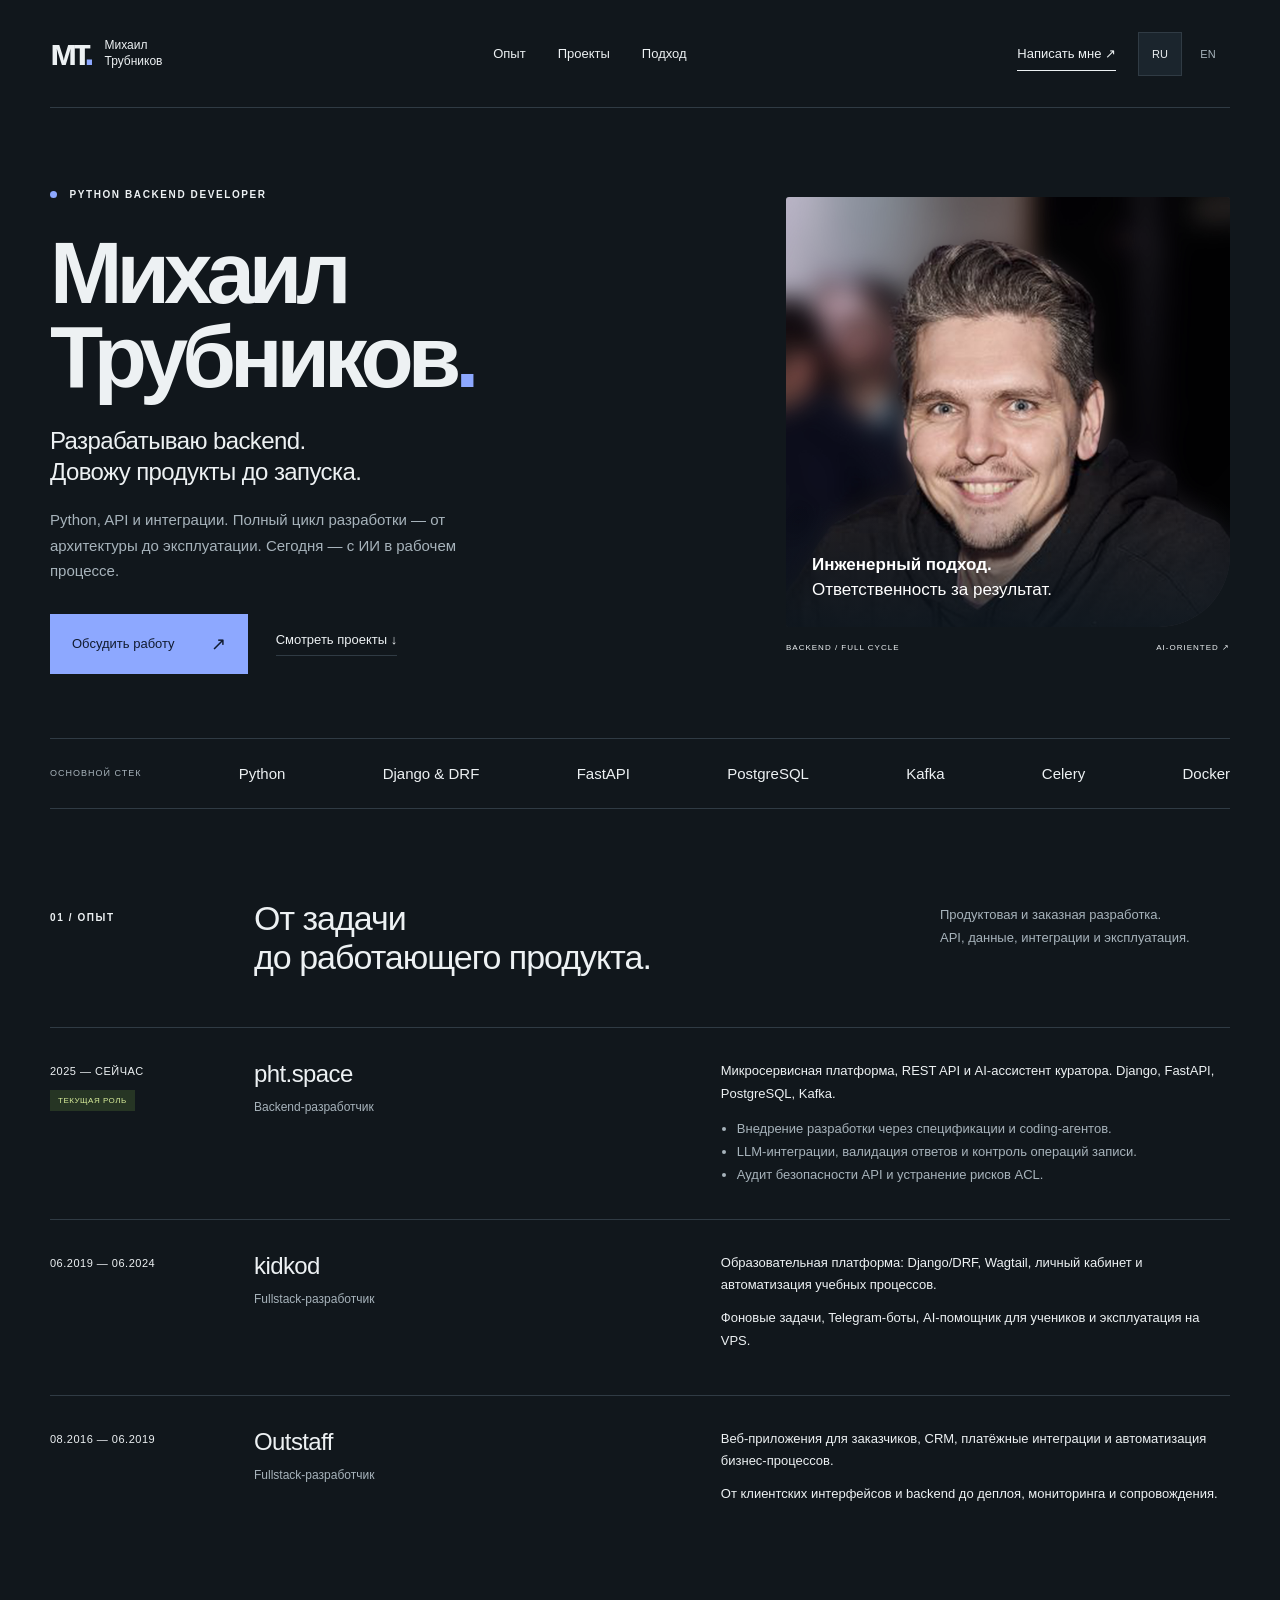
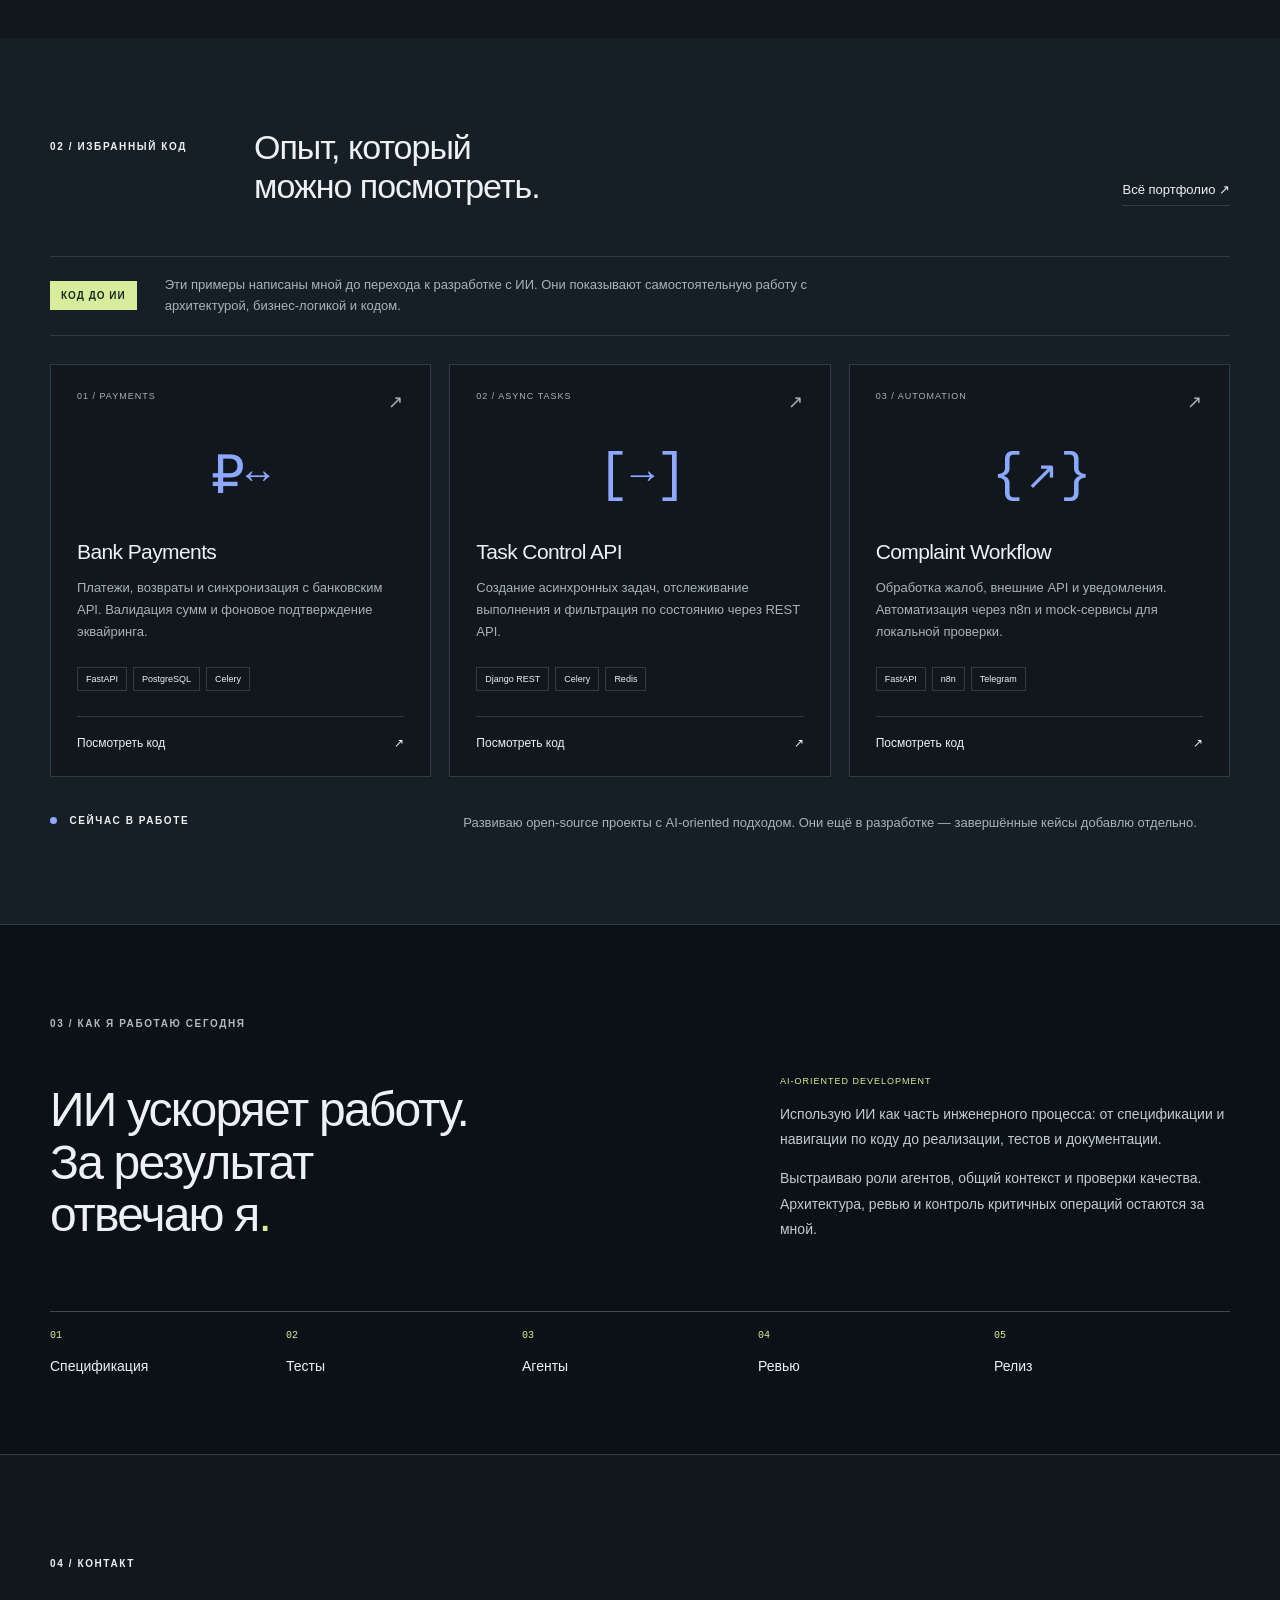
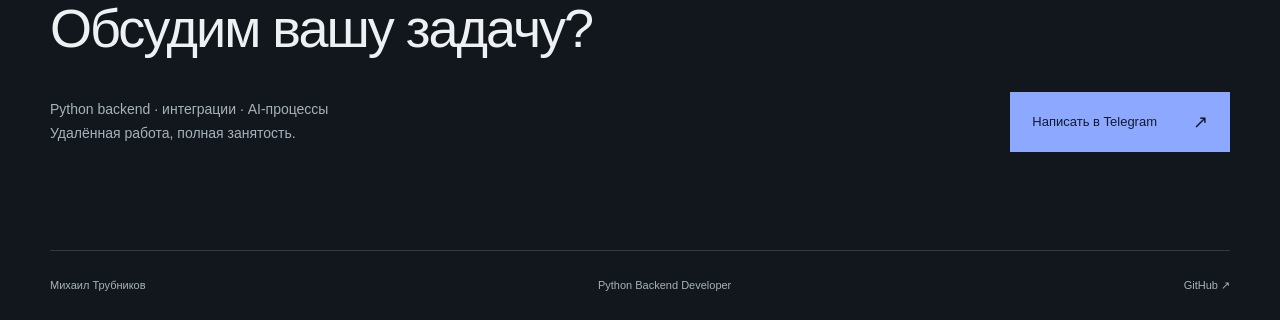
<file: index.html>
<!doctype html>
<html lang="ru">
<head>
<meta charset="utf-8">
<meta name="viewport" content="width=device-width,initial-scale=1">
<meta name="color-scheme" content="dark">
<title>Михаил Трубников — Python Backend Developer</title>
<link rel="stylesheet" href="style.css?v=2">
<meta name="description" content="Михаил Трубников — Python backend-разработчик. Django, FastAPI, PostgreSQL, Docker. Опыт, примеры кода и AI-oriented подход к разработке.">
<meta name="theme-color" content="#11171c">
<link rel="canonical" href="https://raferalston.github.io/cv/ru/">
<meta property="og:type" content="website">
<meta property="og:locale" content="ru_RU">
<meta property="og:locale:alternate" content="en_US">
<meta property="og:title" content="Михаил Трубников — Python Backend Developer">
<meta property="og:description" content="Backend, API и интеграции. Полный цикл разработки — от архитектуры до эксплуатации.">
<meta property="og:url" content="https://raferalston.github.io/cv/ru/">
<meta property="og:image" content="https://raferalston.github.io/cv/personal_photo.jpg">
<link rel="alternate" hreflang="ru" href="https://raferalston.github.io/cv/ru/">
<link rel="alternate" hreflang="en" href="https://raferalston.github.io/cv/en/">
<link rel="alternate" hreflang="x-default" href="https://raferalston.github.io/cv/">
<link rel="icon" href="favicon.svg" type="image/svg+xml">
</head>
<body>
<header class="wrap">
<a class="brand" href="#">
<b>мт<span>.</span>
</b>
<span>Михаил<br>Трубников</span>
</a>
<nav aria-label="Основная навигация">
<a href="#experience">Опыт</a>
<a href="#projects">Проекты</a>
<a href="#approach">Подход</a>
</nav>
<div class="header-actions">
<a class="header-contact" href="https://t.me/phukettabletop">Написать мне ↗</a>
<nav class="language-switch" aria-label="Выбор языка">
<a href="ru/" hreflang="ru" lang="ru" aria-current="page">RU</a>
<a href="en/" hreflang="en" lang="en">EN</a>
</nav>
</div>
</header>
<main>
<section class="hero wrap" aria-labelledby="name">
<div class="hero-copy">
<p class="eyebrow">
<span class="dot">
</span> PYTHON BACKEND DEVELOPER</p>
<h1 id="name">Михаил<br>Трубников<span>.</span>
</h1>
<h2>Разрабатываю backend.<br>Довожу продукты до запуска.</h2>
<p class="intro">Python, API и интеграции. Полный цикл разработки — от архитектуры до эксплуатации. Сегодня — с ИИ в рабочем процессе.</p>
<div class="actions">
<a class="button" href="https://t.me/phukettabletop">Обсудить работу <span>↗</span>
</a>
<a class="text-link" href="#projects">Смотреть проекты <span>↓</span>
</a>
</div>
</div>
<aside class="portrait">
<div class="photo-frame">
<img src="personal_photo.jpg" width="1520" height="1520" alt="Михаил Трубников">
<div class="photo-label">
<span>Инженерный подход.</span>
<br>Ответственность за результат.</div>
</div>
<div class="portrait-caption">
<span>BACKEND / FULL CYCLE</span>
<span>AI-ORIENTED ↗</span>
</div>
</aside>
</section>
<div class="stack wrap" aria-label="Основные технологии">
<span>ОСНОВНОЙ СТЕК</span>
<b>Python</b>
<b>Django & DRF</b>
<b>FastAPI</b>
<b>PostgreSQL</b>
<b>Kafka</b>
<b>Celery</b>
<b>Docker</b>
</div>
<section class="section wrap" id="experience">
<div class="section-heading">
<p class="eyebrow">01 / ОПЫТ</p>
<h2>От задачи<br>до работающего продукта.</h2>
<p>Продуктовая и заказная разработка.<br>API, данные, интеграции и эксплуатация.</p>
</div>
<div class="experience">
<article>
<div class="date">2025 — СЕЙЧАС<span class="current">ТЕКУЩАЯ РОЛЬ</span>
</div>
<div>
<h3>pht.space</h3>
<p class="role">Backend-разработчик</p>
</div>
<div>
<p>Микросервисная платформа, REST API и AI-ассистент куратора. Django, FastAPI, PostgreSQL, Kafka.</p>
<ul>
<li>Внедрение разработки через спецификации и coding-агентов.</li>
<li>LLM-интеграции, валидация ответов и контроль операций записи.</li>
<li>Аудит безопасности API и устранение рисков ACL.</li>
</ul>
</div>
</article>
<article>
<div class="date">06.2019 — 06.2024</div>
<div>
<h3>kidkod</h3>
<p class="role">Fullstack-разработчик</p>
</div>
<div>
<p>Образовательная платформа: Django/DRF, Wagtail, личный кабинет и автоматизация учебных процессов.</p>
<p>Фоновые задачи, Telegram-боты, AI-помощник для учеников и эксплуатация на VPS.</p>
</div>
</article>
<article>
<div class="date">08.2016 — 06.2019</div>
<div>
<h3>Outstaff</h3>
<p class="role">Fullstack-разработчик</p>
</div>
<div>
<p>Веб-приложения для заказчиков, CRM, платёжные интеграции и автоматизация бизнес-процессов.</p>
<p>От клиентских интерфейсов и backend до деплоя, мониторинга и сопровождения.</p>
</div>
</article>
</div>
</section>
<section class="projects-section" id="projects">
<div class="wrap section">
<div class="section-heading">
<p class="eyebrow">02 / ИЗБРАННЫЙ КОД</p>
<h2>Опыт, который<br>можно посмотреть.</h2>
<a class="text-link" href="https://github.com/raferalston/portfolio">Всё портфолио ↗</a>
</div>
<div class="archive-note">
<span>КОД ДО ИИ</span>
<p>Эти примеры написаны мной до перехода к разработке с ИИ. Они показывают самостоятельную работу с архитектурой, бизнес-логикой и кодом.</p>
</div>
<div class="project-grid">
<article class="project">
<div class="project-top">
<span>01 / PAYMENTS</span>
<span>↗</span>
</div>
<div class="project-symbol" aria-hidden="true">₽<span>↔</span>
</div>
<h3>
<a href="https://github.com/raferalston/bank-payments">Bank Payments</a>
</h3>
<p>Платежи, возвраты и синхронизация с банковским API. Валидация сумм и фоновое подтверждение эквайринга.</p>
<div class="tags">
<span>FastAPI</span>
<span>PostgreSQL</span>
<span>Celery</span>
</div>
<a class="project-link" href="https://github.com/raferalston/bank-payments">Посмотреть код <span>↗</span>
</a>
</article>
<article class="project">
<div class="project-top">
<span>02 / ASYNC TASKS</span>
<span>↗</span>
</div>
<div class="project-symbol" aria-hidden="true">[<span>→</span>]</div>
<h3>
<a href="https://github.com/raferalston/tasks-app">Task Control API</a>
</h3>
<p>Создание асинхронных задач, отслеживание выполнения и фильтрация по состоянию через REST API.</p>
<div class="tags">
<span>Django REST</span>
<span>Celery</span>
<span>Redis</span>
</div>
<a class="project-link" href="https://github.com/raferalston/tasks-app">Посмотреть код <span>↗</span>
</a>
</article>
<article class="project">
<div class="project-top">
<span>03 / AUTOMATION</span>
<span>↗</span>
</div>
<div class="project-symbol" aria-hidden="true">{<span>↗</span>}</div>
<h3>
<a href="https://github.com/raferalston/complaint_service">Complaint Workflow</a>
</h3>
<p>Обработка жалоб, внешние API и уведомления. Автоматизация через n8n и mock-сервисы для локальной проверки.</p>
<div class="tags">
<span>FastAPI</span>
<span>n8n</span>
<span>Telegram</span>
</div>
<a class="project-link" href="https://github.com/raferalston/complaint_service">Посмотреть код <span>↗</span>
</a>
</article>
</div>
<div class="in-progress">
<span class="eyebrow">
<span class="dot">
</span> СЕЙЧАС В РАБОТЕ</span>
<p>Развиваю open-source проекты с AI-oriented подходом. Они ещё в разработке — завершённые кейсы добавлю отдельно.</p>
</div>
</div>
</section>
<section class="approach" id="approach">
<div class="wrap section">
<p class="eyebrow">03 / КАК Я РАБОТАЮ СЕГОДНЯ</p>
<div class="approach-heading">
<h2>ИИ ускоряет работу.<br>За результат<br>отвечаю я<span>.</span>
</h2>
<div>
<span class="approach-badge">AI-ORIENTED DEVELOPMENT</span>
<p>Использую ИИ как часть инженерного процесса: от спецификации и навигации по коду до реализации, тестов и документации.</p>
<p>Выстраиваю роли агентов, общий контекст и проверки качества. Архитектура, ревью и контроль критичных операций остаются за мной.</p>
</div>
</div>
<ol class="workflow">
<li>
<span>01</span>Спецификация</li>
<li>
<span>02</span>Тесты</li>
<li>
<span>03</span>Агенты</li>
<li>
<span>04</span>Ревью</li>
<li>
<span>05</span>Релиз</li>
</ol>
</div>
</section>
<section class="contact wrap section">
<p class="eyebrow">04 / КОНТАКТ</p>
<h2>Обсудим вашу задачу?</h2>
<div>
<p>Python backend · интеграции · AI-процессы<br>Удалённая работа, полная занятость.</p>
<a class="button" href="https://t.me/phukettabletop">Написать в Telegram <span>↗</span>
</a>
</div>
</section>
</main>
<footer class="wrap">
<span>Михаил Трубников</span>
<span>Python Backend Developer</span>
<a href="https://github.com/raferalston">GitHub ↗</a>
</footer>
</body>
</html>
</file>
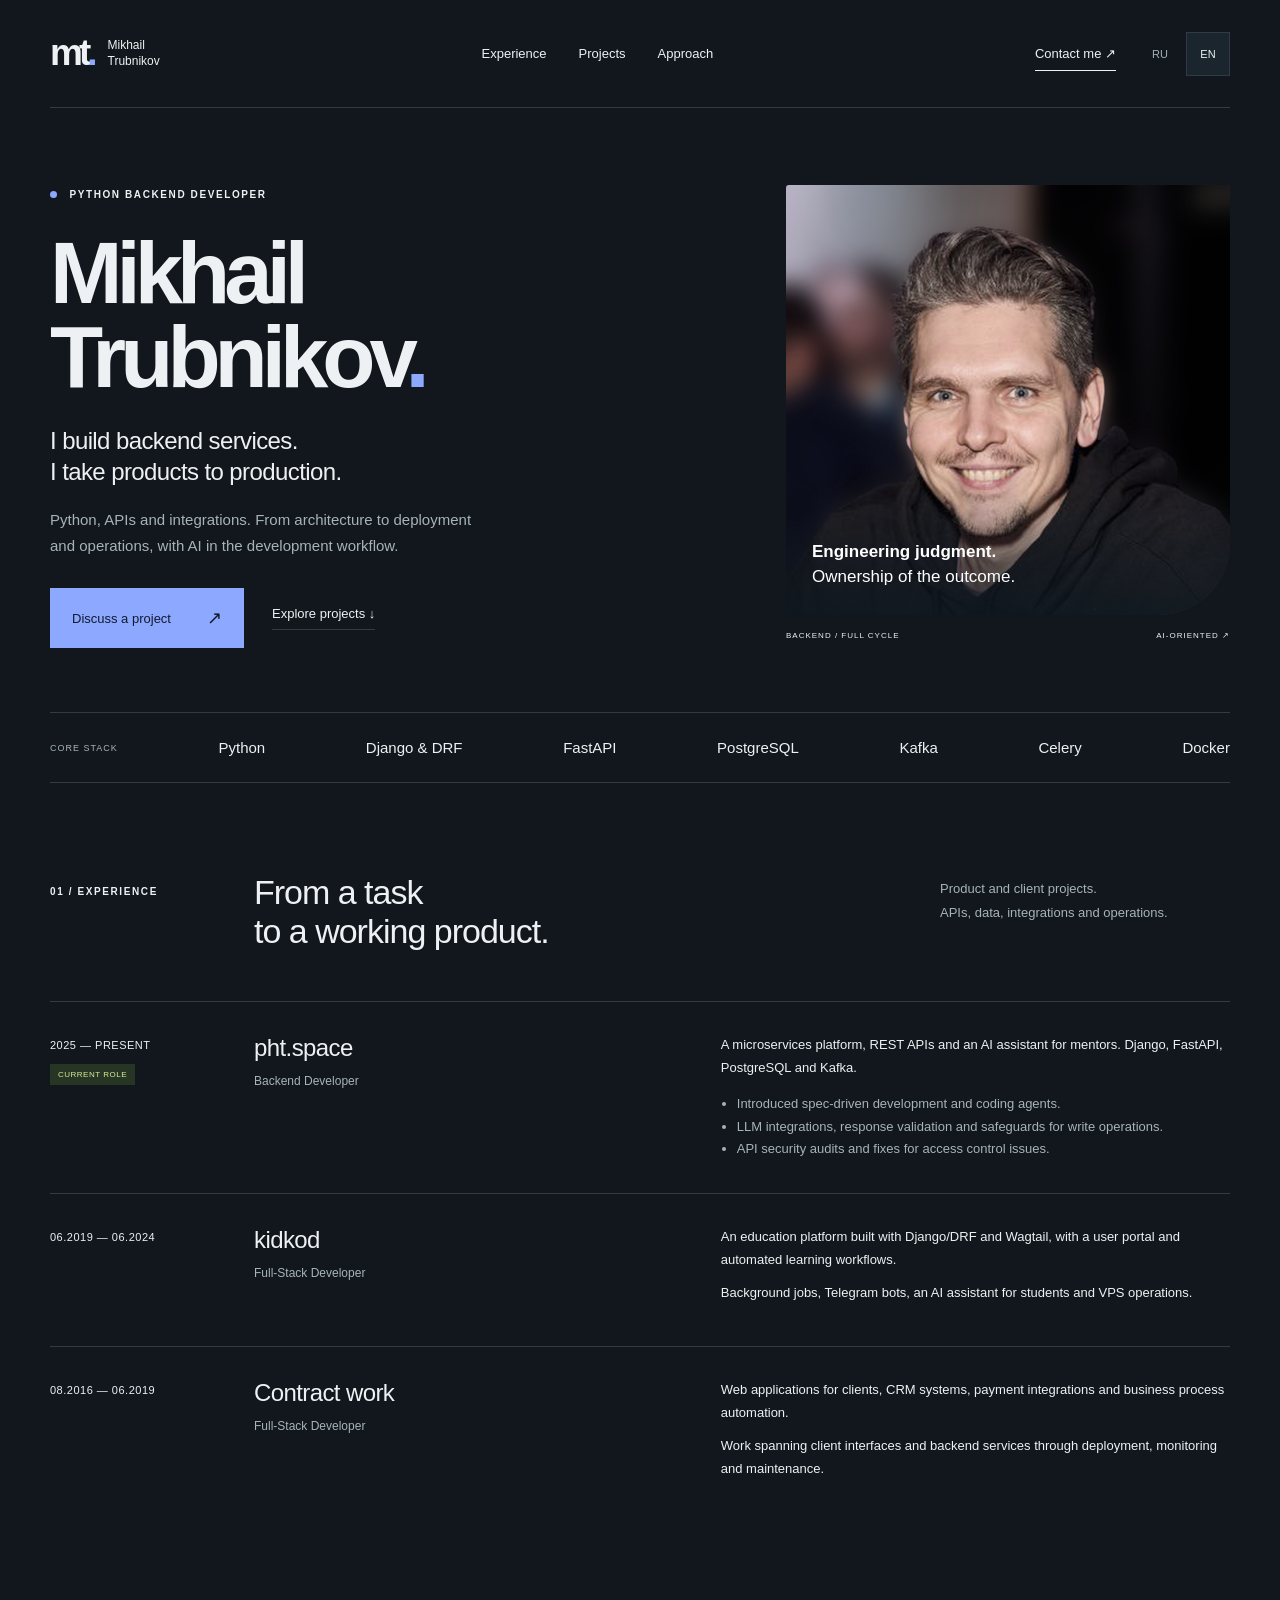
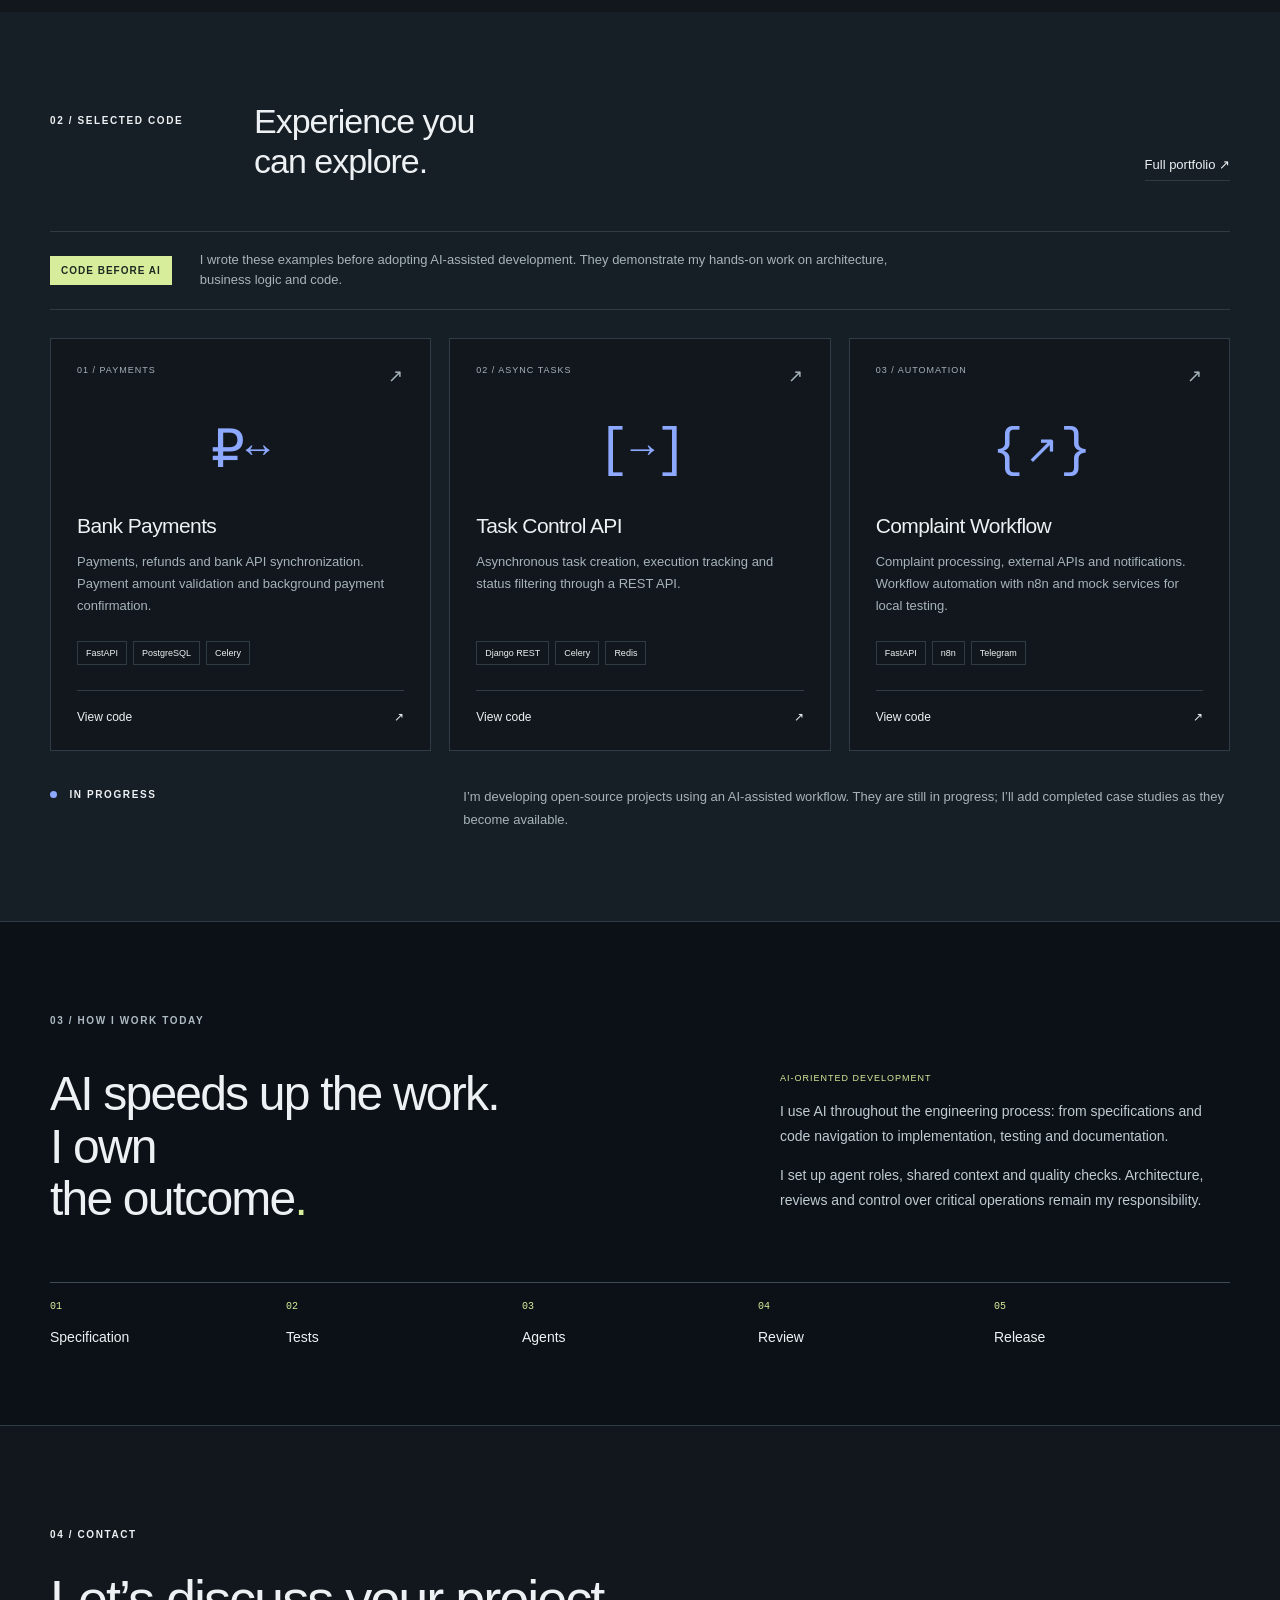
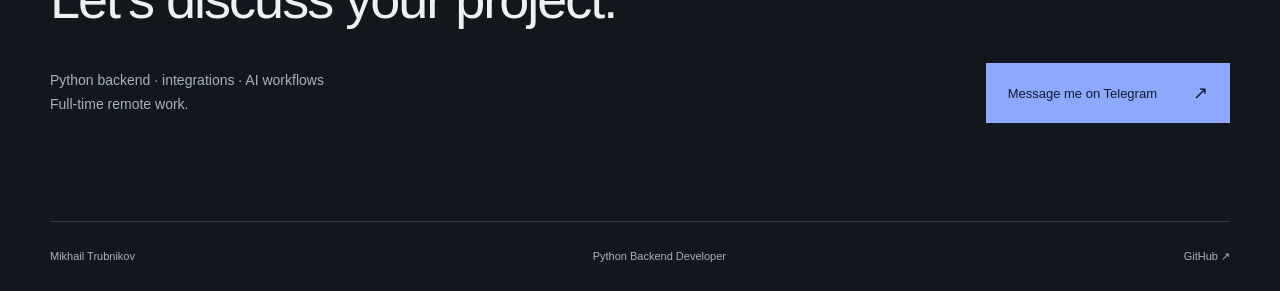
<file: en/index.html>
<!doctype html>
<html lang="en">
<head>
<meta charset="utf-8">
<meta name="viewport" content="width=device-width,initial-scale=1">
<meta name="color-scheme" content="dark">
<title>Mikhail Trubnikov — Python Backend Developer</title>
<link rel="stylesheet" href="../style.css?v=2">
<meta name="description" content="Mikhail Trubnikov — Python backend developer. Django, FastAPI, PostgreSQL and Docker. Experience, code samples and an AI-assisted development workflow.">
<meta name="theme-color" content="#11171c">
<link rel="canonical" href="https://raferalston.github.io/cv/en/">
<meta property="og:type" content="website">
<meta property="og:locale" content="en_US">
<meta property="og:locale:alternate" content="ru_RU">
<meta property="og:title" content="Mikhail Trubnikov — Python Backend Developer">
<meta property="og:description" content="Backend services, APIs and integrations. End-to-end development from architecture to operations.">
<meta property="og:url" content="https://raferalston.github.io/cv/en/">
<meta property="og:image" content="https://raferalston.github.io/cv/personal_photo.jpg">
<link rel="alternate" hreflang="ru" href="https://raferalston.github.io/cv/ru/">
<link rel="alternate" hreflang="en" href="https://raferalston.github.io/cv/en/">
<link rel="alternate" hreflang="x-default" href="https://raferalston.github.io/cv/">
<link rel="icon" href="../favicon.svg" type="image/svg+xml">
</head>
<body>
<header class="wrap">
<a class="brand" href="#">
<b>mt<span>.</span>
</b>
<span>Mikhail<br>Trubnikov</span>
</a>
<nav aria-label="Primary navigation">
<a href="#experience">Experience</a>
<a href="#projects">Projects</a>
<a href="#approach">Approach</a>
</nav>
<div class="header-actions">
<a class="header-contact" href="https://t.me/phukettabletop">Contact me ↗</a>
<nav class="language-switch" aria-label="Language selection">
<a href="../ru/" hreflang="ru" lang="ru">RU</a>
<a href="../en/" hreflang="en" lang="en" aria-current="page">EN</a>
</nav>
</div>
</header>
<main>
<section class="hero wrap" aria-labelledby="name">
<div class="hero-copy">
<p class="eyebrow">
<span class="dot">
</span> PYTHON BACKEND DEVELOPER</p>
<h1 id="name">Mikhail<br>Trubnikov<span>.</span>
</h1>
<h2>I build backend services.<br>I take products to production.</h2>
<p class="intro">Python, APIs and integrations. From architecture to deployment and operations, with AI in the development workflow.</p>
<div class="actions">
<a class="button" href="https://t.me/phukettabletop">Discuss a project <span>↗</span>
</a>
<a class="text-link" href="#projects">Explore projects <span>↓</span>
</a>
</div>
</div>
<aside class="portrait">
<div class="photo-frame">
<img src="../personal_photo.jpg" width="1520" height="1520" alt="Mikhail Trubnikov">
<div class="photo-label">
<span>Engineering judgment.</span>
<br>Ownership of the outcome.</div>
</div>
<div class="portrait-caption">
<span>BACKEND / FULL CYCLE</span>
<span>AI-ORIENTED ↗</span>
</div>
</aside>
</section>
<div class="stack wrap" aria-label="Core technologies">
<span>CORE STACK</span>
<b>Python</b>
<b>Django & DRF</b>
<b>FastAPI</b>
<b>PostgreSQL</b>
<b>Kafka</b>
<b>Celery</b>
<b>Docker</b>
</div>
<section class="section wrap" id="experience">
<div class="section-heading">
<p class="eyebrow">01 / EXPERIENCE</p>
<h2>From a task<br>to a working product.</h2>
<p>Product and client projects.<br>APIs, data, integrations and operations.</p>
</div>
<div class="experience">
<article>
<div class="date">2025 — PRESENT<span class="current">CURRENT ROLE</span>
</div>
<div>
<h3>pht.space</h3>
<p class="role">Backend Developer</p>
</div>
<div>
<p>A microservices platform, REST APIs and an AI assistant for mentors. Django, FastAPI, PostgreSQL and Kafka.</p>
<ul>
<li>Introduced spec-driven development and coding agents.</li>
<li>LLM integrations, response validation and safeguards for write operations.</li>
<li>API security audits and fixes for access control issues.</li>
</ul>
</div>
</article>
<article>
<div class="date">06.2019 — 06.2024</div>
<div>
<h3>kidkod</h3>
<p class="role">Full-Stack Developer</p>
</div>
<div>
<p>An education platform built with Django/DRF and Wagtail, with a user portal and automated learning workflows.</p>
<p>Background jobs, Telegram bots, an AI assistant for students and VPS operations.</p>
</div>
</article>
<article>
<div class="date">08.2016 — 06.2019</div>
<div>
<h3>Contract work</h3>
<p class="role">Full-Stack Developer</p>
</div>
<div>
<p>Web applications for clients, CRM systems, payment integrations and business process automation.</p>
<p>Work spanning client interfaces and backend services through deployment, monitoring and maintenance.</p>
</div>
</article>
</div>
</section>
<section class="projects-section" id="projects">
<div class="wrap section">
<div class="section-heading">
<p class="eyebrow">02 / SELECTED CODE</p>
<h2>Experience you<br>can explore.</h2>
<a class="text-link" href="https://github.com/raferalston/portfolio">Full portfolio ↗</a>
</div>
<div class="archive-note">
<span>CODE BEFORE AI</span>
<p>I wrote these examples before adopting AI-assisted development. They demonstrate my hands-on work on architecture, business logic and code.</p>
</div>
<div class="project-grid">
<article class="project">
<div class="project-top">
<span>01 / PAYMENTS</span>
<span>↗</span>
</div>
<div class="project-symbol" aria-hidden="true">₽<span>↔</span>
</div>
<h3>
<a href="https://github.com/raferalston/bank-payments">Bank Payments</a>
</h3>
<p>Payments, refunds and bank API synchronization. Payment amount validation and background payment confirmation.</p>
<div class="tags">
<span>FastAPI</span>
<span>PostgreSQL</span>
<span>Celery</span>
</div>
<a class="project-link" href="https://github.com/raferalston/bank-payments">View code <span>↗</span>
</a>
</article>
<article class="project">
<div class="project-top">
<span>02 / ASYNC TASKS</span>
<span>↗</span>
</div>
<div class="project-symbol" aria-hidden="true">[<span>→</span>]</div>
<h3>
<a href="https://github.com/raferalston/tasks-app">Task Control API</a>
</h3>
<p>Asynchronous task creation, execution tracking and status filtering through a REST API.</p>
<div class="tags">
<span>Django REST</span>
<span>Celery</span>
<span>Redis</span>
</div>
<a class="project-link" href="https://github.com/raferalston/tasks-app">View code <span>↗</span>
</a>
</article>
<article class="project">
<div class="project-top">
<span>03 / AUTOMATION</span>
<span>↗</span>
</div>
<div class="project-symbol" aria-hidden="true">{<span>↗</span>}</div>
<h3>
<a href="https://github.com/raferalston/complaint_service">Complaint Workflow</a>
</h3>
<p>Complaint processing, external APIs and notifications. Workflow automation with n8n and mock services for local testing.</p>
<div class="tags">
<span>FastAPI</span>
<span>n8n</span>
<span>Telegram</span>
</div>
<a class="project-link" href="https://github.com/raferalston/complaint_service">View code <span>↗</span>
</a>
</article>
</div>
<div class="in-progress">
<span class="eyebrow">
<span class="dot">
</span> IN PROGRESS</span>
<p>I’m developing open-source projects using an AI-assisted workflow. They are still in progress; I’ll add completed case studies as they become available.</p>
</div>
</div>
</section>
<section class="approach" id="approach">
<div class="wrap section">
<p class="eyebrow">03 / HOW I WORK TODAY</p>
<div class="approach-heading">
<h2>AI speeds up the work.<br>I own<br>the outcome<span>.</span>
</h2>
<div>
<span class="approach-badge">AI-ORIENTED DEVELOPMENT</span>
<p>I use AI throughout the engineering process: from specifications and code navigation to implementation, testing and documentation.</p>
<p>I set up agent roles, shared context and quality checks. Architecture, reviews and control over critical operations remain my responsibility.</p>
</div>
</div>
<ol class="workflow">
<li>
<span>01</span>Specification</li>
<li>
<span>02</span>Tests</li>
<li>
<span>03</span>Agents</li>
<li>
<span>04</span>Review</li>
<li>
<span>05</span>Release</li>
</ol>
</div>
</section>
<section class="contact wrap section">
<p class="eyebrow">04 / CONTACT</p>
<h2>Let’s discuss your project.</h2>
<div>
<p>Python backend · integrations · AI workflows<br>Full-time remote work.</p>
<a class="button" href="https://t.me/phukettabletop">Message me on Telegram <span>↗</span>
</a>
</div>
</section>
</main>
<footer class="wrap">
<span>Mikhail Trubnikov</span>
<span>Python Backend Developer</span>
<a href="https://github.com/raferalston">GitHub ↗</a>
</footer>
</body>
</html>
</file>
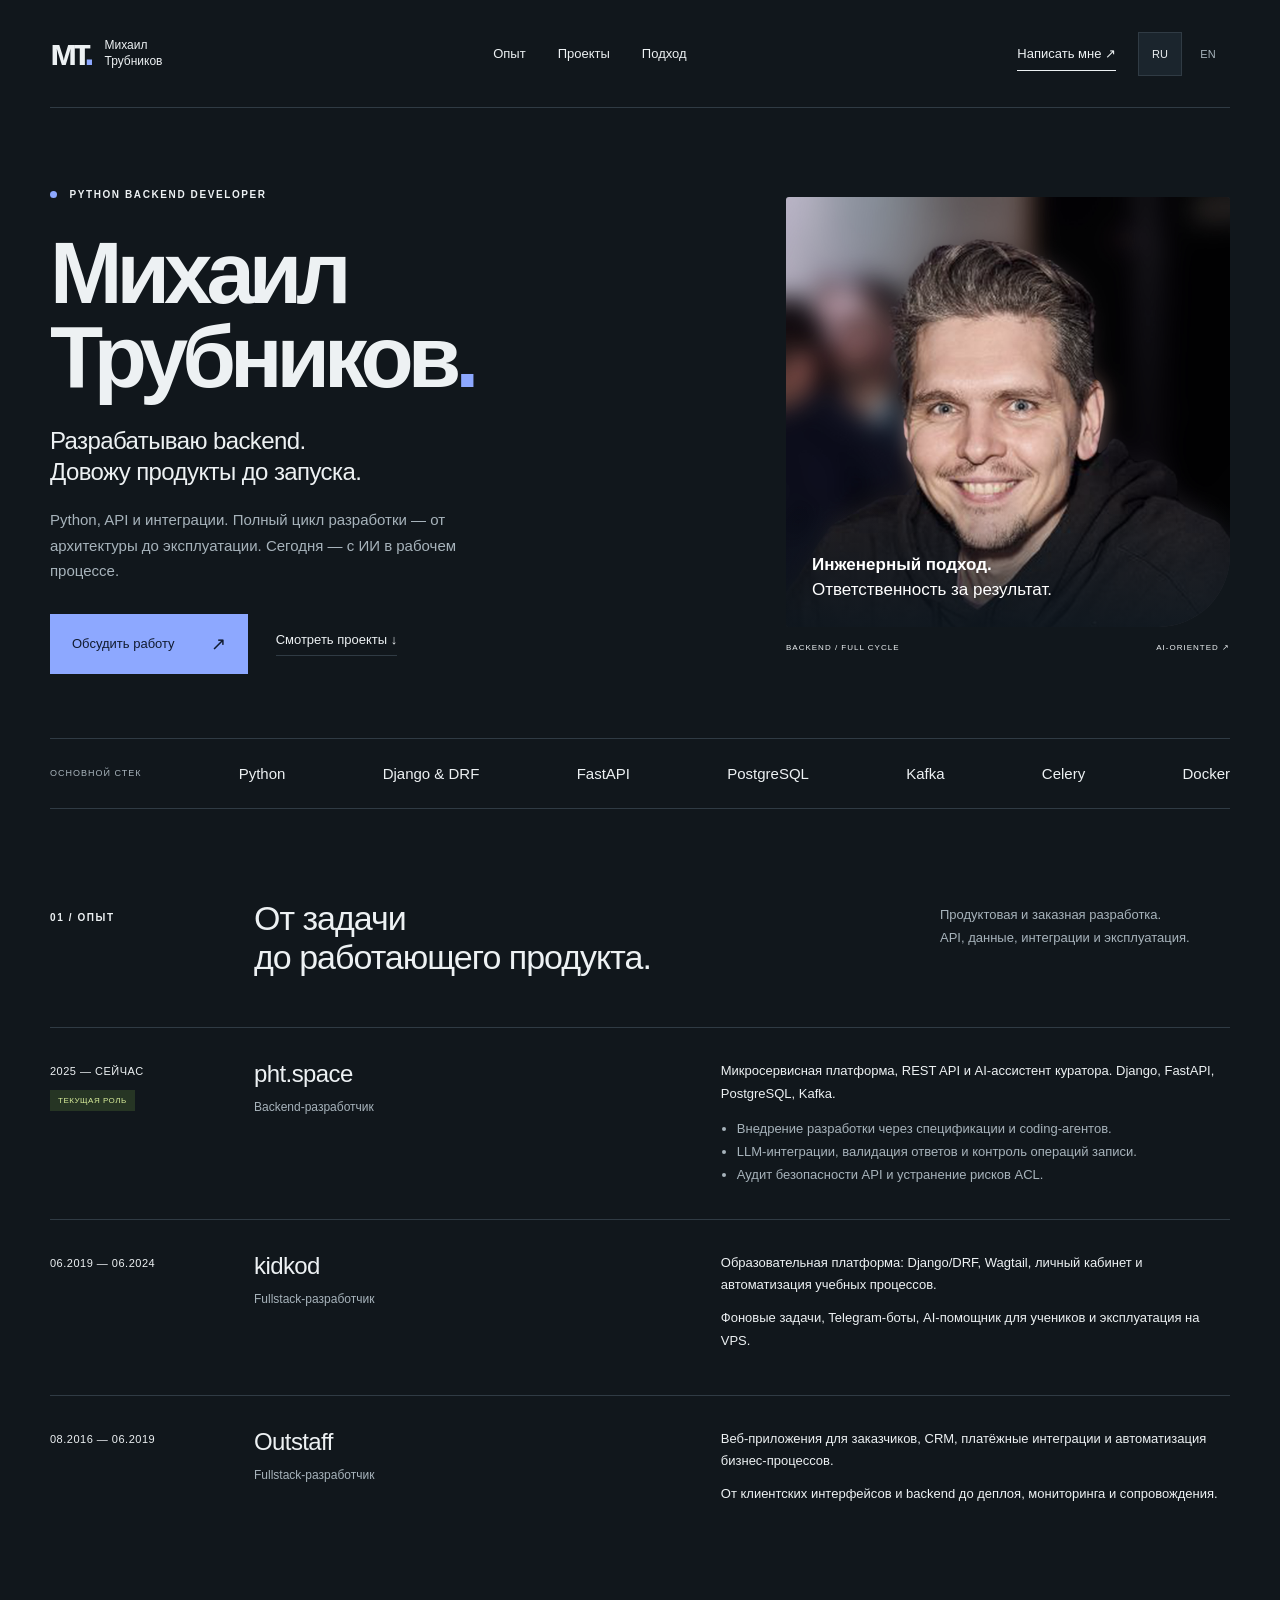
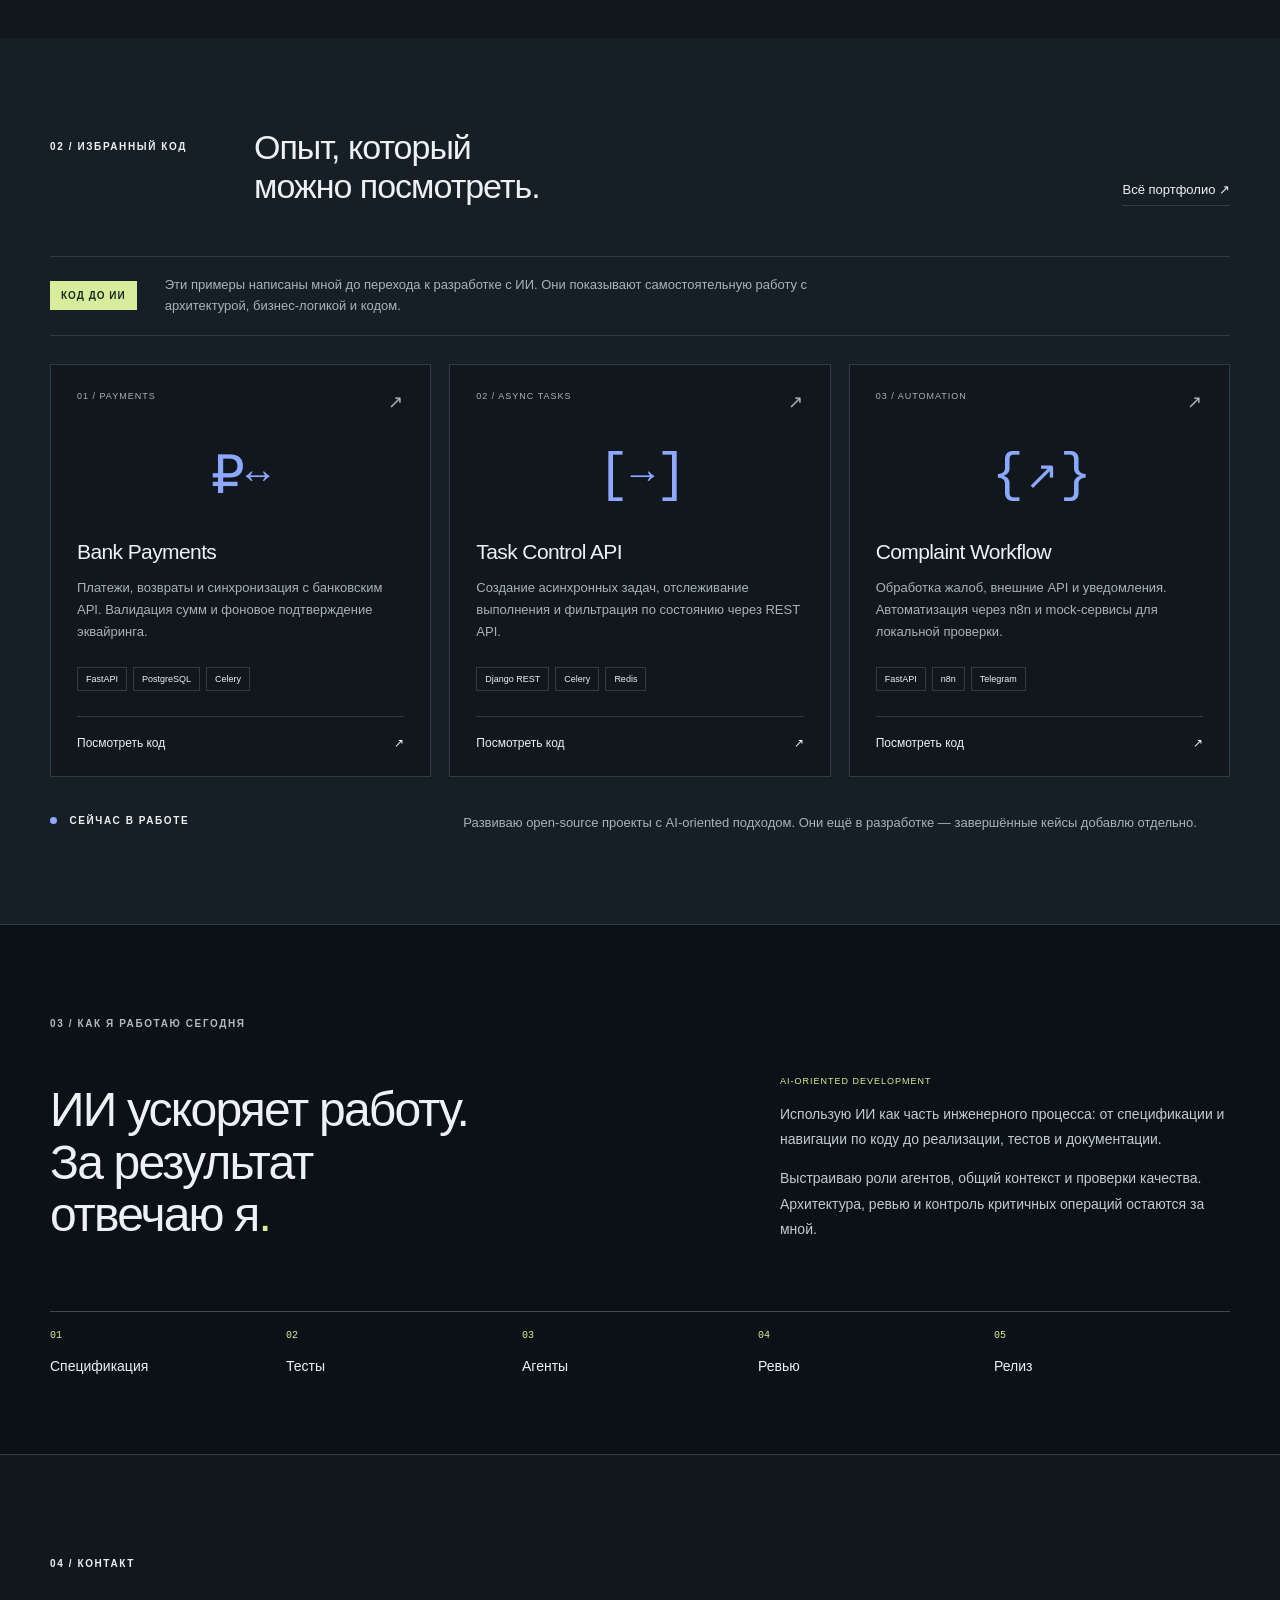
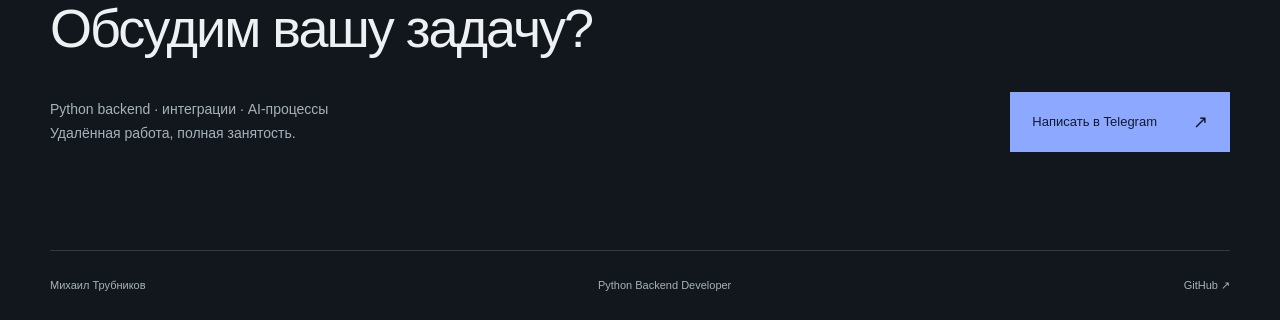
<file: ru/index.html>
<!doctype html>
<html lang="ru">
<head>
<meta charset="utf-8">
<meta name="viewport" content="width=device-width,initial-scale=1">
<meta name="color-scheme" content="dark">
<title>Михаил Трубников — Python Backend Developer</title>
<link rel="stylesheet" href="../style.css?v=2">
<meta name="description" content="Михаил Трубников — Python backend-разработчик. Django, FastAPI, PostgreSQL, Docker. Опыт, примеры кода и AI-oriented подход к разработке.">
<meta name="theme-color" content="#11171c">
<link rel="canonical" href="https://raferalston.github.io/cv/ru/">
<meta property="og:type" content="website">
<meta property="og:locale" content="ru_RU">
<meta property="og:locale:alternate" content="en_US">
<meta property="og:title" content="Михаил Трубников — Python Backend Developer">
<meta property="og:description" content="Backend, API и интеграции. Полный цикл разработки — от архитектуры до эксплуатации.">
<meta property="og:url" content="https://raferalston.github.io/cv/ru/">
<meta property="og:image" content="https://raferalston.github.io/cv/personal_photo.jpg">
<link rel="alternate" hreflang="ru" href="https://raferalston.github.io/cv/ru/">
<link rel="alternate" hreflang="en" href="https://raferalston.github.io/cv/en/">
<link rel="alternate" hreflang="x-default" href="https://raferalston.github.io/cv/">
<link rel="icon" href="../favicon.svg" type="image/svg+xml">
</head>
<body>
<header class="wrap">
<a class="brand" href="#">
<b>мт<span>.</span>
</b>
<span>Михаил<br>Трубников</span>
</a>
<nav aria-label="Основная навигация">
<a href="#experience">Опыт</a>
<a href="#projects">Проекты</a>
<a href="#approach">Подход</a>
</nav>
<div class="header-actions">
<a class="header-contact" href="https://t.me/phukettabletop">Написать мне ↗</a>
<nav class="language-switch" aria-label="Выбор языка">
<a href="../ru/" hreflang="ru" lang="ru" aria-current="page">RU</a>
<a href="../en/" hreflang="en" lang="en">EN</a>
</nav>
</div>
</header>
<main>
<section class="hero wrap" aria-labelledby="name">
<div class="hero-copy">
<p class="eyebrow">
<span class="dot">
</span> PYTHON BACKEND DEVELOPER</p>
<h1 id="name">Михаил<br>Трубников<span>.</span>
</h1>
<h2>Разрабатываю backend.<br>Довожу продукты до запуска.</h2>
<p class="intro">Python, API и интеграции. Полный цикл разработки — от архитектуры до эксплуатации. Сегодня — с ИИ в рабочем процессе.</p>
<div class="actions">
<a class="button" href="https://t.me/phukettabletop">Обсудить работу <span>↗</span>
</a>
<a class="text-link" href="#projects">Смотреть проекты <span>↓</span>
</a>
</div>
</div>
<aside class="portrait">
<div class="photo-frame">
<img src="../personal_photo.jpg" width="1520" height="1520" alt="Михаил Трубников">
<div class="photo-label">
<span>Инженерный подход.</span>
<br>Ответственность за результат.</div>
</div>
<div class="portrait-caption">
<span>BACKEND / FULL CYCLE</span>
<span>AI-ORIENTED ↗</span>
</div>
</aside>
</section>
<div class="stack wrap" aria-label="Основные технологии">
<span>ОСНОВНОЙ СТЕК</span>
<b>Python</b>
<b>Django & DRF</b>
<b>FastAPI</b>
<b>PostgreSQL</b>
<b>Kafka</b>
<b>Celery</b>
<b>Docker</b>
</div>
<section class="section wrap" id="experience">
<div class="section-heading">
<p class="eyebrow">01 / ОПЫТ</p>
<h2>От задачи<br>до работающего продукта.</h2>
<p>Продуктовая и заказная разработка.<br>API, данные, интеграции и эксплуатация.</p>
</div>
<div class="experience">
<article>
<div class="date">2025 — СЕЙЧАС<span class="current">ТЕКУЩАЯ РОЛЬ</span>
</div>
<div>
<h3>pht.space</h3>
<p class="role">Backend-разработчик</p>
</div>
<div>
<p>Микросервисная платформа, REST API и AI-ассистент куратора. Django, FastAPI, PostgreSQL, Kafka.</p>
<ul>
<li>Внедрение разработки через спецификации и coding-агентов.</li>
<li>LLM-интеграции, валидация ответов и контроль операций записи.</li>
<li>Аудит безопасности API и устранение рисков ACL.</li>
</ul>
</div>
</article>
<article>
<div class="date">06.2019 — 06.2024</div>
<div>
<h3>kidkod</h3>
<p class="role">Fullstack-разработчик</p>
</div>
<div>
<p>Образовательная платформа: Django/DRF, Wagtail, личный кабинет и автоматизация учебных процессов.</p>
<p>Фоновые задачи, Telegram-боты, AI-помощник для учеников и эксплуатация на VPS.</p>
</div>
</article>
<article>
<div class="date">08.2016 — 06.2019</div>
<div>
<h3>Outstaff</h3>
<p class="role">Fullstack-разработчик</p>
</div>
<div>
<p>Веб-приложения для заказчиков, CRM, платёжные интеграции и автоматизация бизнес-процессов.</p>
<p>От клиентских интерфейсов и backend до деплоя, мониторинга и сопровождения.</p>
</div>
</article>
</div>
</section>
<section class="projects-section" id="projects">
<div class="wrap section">
<div class="section-heading">
<p class="eyebrow">02 / ИЗБРАННЫЙ КОД</p>
<h2>Опыт, который<br>можно посмотреть.</h2>
<a class="text-link" href="https://github.com/raferalston/portfolio">Всё портфолио ↗</a>
</div>
<div class="archive-note">
<span>КОД ДО ИИ</span>
<p>Эти примеры написаны мной до перехода к разработке с ИИ. Они показывают самостоятельную работу с архитектурой, бизнес-логикой и кодом.</p>
</div>
<div class="project-grid">
<article class="project">
<div class="project-top">
<span>01 / PAYMENTS</span>
<span>↗</span>
</div>
<div class="project-symbol" aria-hidden="true">₽<span>↔</span>
</div>
<h3>
<a href="https://github.com/raferalston/bank-payments">Bank Payments</a>
</h3>
<p>Платежи, возвраты и синхронизация с банковским API. Валидация сумм и фоновое подтверждение эквайринга.</p>
<div class="tags">
<span>FastAPI</span>
<span>PostgreSQL</span>
<span>Celery</span>
</div>
<a class="project-link" href="https://github.com/raferalston/bank-payments">Посмотреть код <span>↗</span>
</a>
</article>
<article class="project">
<div class="project-top">
<span>02 / ASYNC TASKS</span>
<span>↗</span>
</div>
<div class="project-symbol" aria-hidden="true">[<span>→</span>]</div>
<h3>
<a href="https://github.com/raferalston/tasks-app">Task Control API</a>
</h3>
<p>Создание асинхронных задач, отслеживание выполнения и фильтрация по состоянию через REST API.</p>
<div class="tags">
<span>Django REST</span>
<span>Celery</span>
<span>Redis</span>
</div>
<a class="project-link" href="https://github.com/raferalston/tasks-app">Посмотреть код <span>↗</span>
</a>
</article>
<article class="project">
<div class="project-top">
<span>03 / AUTOMATION</span>
<span>↗</span>
</div>
<div class="project-symbol" aria-hidden="true">{<span>↗</span>}</div>
<h3>
<a href="https://github.com/raferalston/complaint_service">Complaint Workflow</a>
</h3>
<p>Обработка жалоб, внешние API и уведомления. Автоматизация через n8n и mock-сервисы для локальной проверки.</p>
<div class="tags">
<span>FastAPI</span>
<span>n8n</span>
<span>Telegram</span>
</div>
<a class="project-link" href="https://github.com/raferalston/complaint_service">Посмотреть код <span>↗</span>
</a>
</article>
</div>
<div class="in-progress">
<span class="eyebrow">
<span class="dot">
</span> СЕЙЧАС В РАБОТЕ</span>
<p>Развиваю open-source проекты с AI-oriented подходом. Они ещё в разработке — завершённые кейсы добавлю отдельно.</p>
</div>
</div>
</section>
<section class="approach" id="approach">
<div class="wrap section">
<p class="eyebrow">03 / КАК Я РАБОТАЮ СЕГОДНЯ</p>
<div class="approach-heading">
<h2>ИИ ускоряет работу.<br>За результат<br>отвечаю я<span>.</span>
</h2>
<div>
<span class="approach-badge">AI-ORIENTED DEVELOPMENT</span>
<p>Использую ИИ как часть инженерного процесса: от спецификации и навигации по коду до реализации, тестов и документации.</p>
<p>Выстраиваю роли агентов, общий контекст и проверки качества. Архитектура, ревью и контроль критичных операций остаются за мной.</p>
</div>
</div>
<ol class="workflow">
<li>
<span>01</span>Спецификация</li>
<li>
<span>02</span>Тесты</li>
<li>
<span>03</span>Агенты</li>
<li>
<span>04</span>Ревью</li>
<li>
<span>05</span>Релиз</li>
</ol>
</div>
</section>
<section class="contact wrap section">
<p class="eyebrow">04 / КОНТАКТ</p>
<h2>Обсудим вашу задачу?</h2>
<div>
<p>Python backend · интеграции · AI-процессы<br>Удалённая работа, полная занятость.</p>
<a class="button" href="https://t.me/phukettabletop">Написать в Telegram <span>↗</span>
</a>
</div>
</section>
</main>
<footer class="wrap">
<span>Михаил Трубников</span>
<span>Python Backend Developer</span>
<a href="https://github.com/raferalston">GitHub ↗</a>
</footer>
</body>
</html>
</file>
<file: style.css>
:root{--paper:#11171c;
  --ink:#edf1f3;
  --muted:#a7b3bb;
  --blue:#8da8ff;
  --line:#303b44;
  --lime:#d8ed9b}
*{box-sizing:border-box}
html{scroll-behavior:smooth;
  scroll-padding-top:24px}
body{margin:0;
  background:var(--paper);
  color:var(--ink);
  font-family:Arial,Helvetica,sans-serif;
  -webkit-font-smoothing:antialiased}
a{color:inherit;
  text-decoration:none}
a:focus-visible{outline:3px solid var(--blue);
  outline-offset:6px}
a:hover{color:var(--blue)}
.wrap{width:min(1180px,calc(100% - 96px));
  margin:auto}
header{height:108px;
  display:flex;
  align-items:center;
  justify-content:space-between;
  border-bottom:1px solid var(--line)}
.header-actions{display:flex;
  align-items:center;
  gap:22px}
.language-switch{display:flex;
  align-items:center;
  gap:4px;
  font-size:11px}
.language-switch a{min-width:44px;
  min-height:44px;
  display:inline-flex;
  align-items:center;
  justify-content:center;
  border:1px solid transparent;
  color:var(--muted)}
.language-switch a[aria-current="page"]{color:var(--ink);
  border-color:var(--line);
  background:#1b252d}
.brand{display:flex;
  gap:14px;
  align-items:center;
  font-size:12px;
  line-height:1.3}
.brand b{font-size:37px;
  letter-spacing:-4px}
.brand b span,h1>span{color:var(--blue)}
nav{display:flex;
  gap:32px;
  font-size:13px}
.header-contact{font-size:13px;
  border-bottom:1px solid;
  padding:9px 0}
.hero{display:grid;
  grid-template-columns:1.5fr 1fr;
  gap:70px;
  padding-top:68px;
  padding-bottom:64px;
  align-items:center}
.eyebrow{font-size:10px;
  letter-spacing:1.6px;
  font-weight:700;
  line-height:1.7}
.dot{display:inline-block;
  width:7px;
  height:7px;
  background:var(--blue);
  border-radius:50%;
  margin-right:8px}
h1{font-size:clamp(58px,6.8vw,94px);
  letter-spacing:-6px;
  line-height:.97;
  margin:28px 0 25px;
  font-weight:600}
.hero h2{font-size:24px;
  font-weight:500;
  line-height:1.3;
  letter-spacing:-.6px;
  margin:0 0 20px}
.intro{max-width:425px;
  font-size:15px;
  line-height:1.7;
  color:var(--muted)}
.actions{display:flex;
  align-items:center;
  gap:28px;
  margin-top:30px}
.button{display:inline-flex;
  gap:36px;
  align-items:center;
  background:var(--blue);
  color:#111b30;
  padding:19px 22px;
  font-size:13px}
.button:hover{color:#111b30;
  background:#adc0ff}
.button span{font-size:18px}
.text-link{font-size:13px;
  border-bottom:1px solid var(--line);
  padding-bottom:8px}
.photo-frame{height:430px;
  position:relative;
  overflow:hidden;
  background:#202a33;
  border-radius:3px 3px 72px 3px}
.photo-frame img{width:100%;
  height:100%;
  object-fit:cover;
  object-position:center 30%;
  filter:saturate(.65)}
.photo-label{position:absolute;
  bottom:0;
  left:0;
  right:0;
  padding:50px 26px 25px;
  background:linear-gradient(transparent,rgba(15,24,32,.85));
  color:white;
  font-size:17px;
  line-height:1.45}
.photo-label span{font-weight:bold}
.portrait-caption{display:flex;
  justify-content:space-between;
  margin-top:16px;
  font-size:8px;
  letter-spacing:1px}
.stack{display:flex;
  justify-content:space-between;
  gap:16px;
  align-items:center;
  border-block:1px solid var(--line);
  padding-block:26px}
.stack>span{font-size:9px;
  letter-spacing:1px;
  color:var(--muted)}
.stack b{font-size:15px;
  font-weight:500}
.section{padding-top:90px;
  padding-bottom:90px}
.section-heading{display:grid;
  grid-template-columns:180px 1fr 290px;
  align-items:start;
  gap:24px;
  margin-bottom:50px}
.section-heading h2{font-size:34px;
  line-height:1.15;
  letter-spacing:-1px;
  font-weight:500;
  margin:0}
.section-heading>p:last-child{font-size:13px;
  line-height:1.8;
  color:var(--muted);
  margin:4px 0}
.section-heading>.text-link{justify-self:end;
  align-self:end}
.experience article{display:grid;
  grid-template-columns:180px 1fr 1.15fr;
  gap:24px;
  border-top:1px solid var(--line);
  padding:32px 0}
.date{font-size:11px;
  letter-spacing:.5px;
  padding-top:5px}
.current{display:block;
  background:#263524;
  width:max-content;
  padding:6px 8px;
  margin-top:13px;
  font-size:8px;
  color:#d8ed9b}
.experience h3{font-size:24px;
  margin:0;
  font-weight:500;
  letter-spacing:-.6px}
.role{font-size:12px;
  color:var(--muted)}
.experience article>div:last-child{font-size:13px;
  line-height:1.75}
.experience article>div:last-child p{margin:0 0 10px}
.experience ul{padding-left:16px;
  margin-bottom:0;
  color:var(--muted)}
.projects-section{background:#171f26}
.archive-note{display:flex;
  gap:28px;
  align-items:center;
  border-block:1px solid var(--line);
  padding:18px 0;
  margin-bottom:28px}
.archive-note>span{font-size:10px;
  font-weight:700;
  letter-spacing:1px;
  white-space:nowrap;
  background:var(--lime);
  color:#1c2b22;
  padding:9px 11px}
.archive-note p{font-size:13px;
  line-height:1.6;
  max-width:700px;
  margin:0;
  color:var(--muted)}
.project-grid{display:grid;
  grid-template-columns:repeat(3,1fr);
  gap:18px}
.project{background:var(--paper);
  padding:26px;
  display:flex;
  flex-direction:column;
  border:1px solid var(--line)}
.project-top{display:flex;
  justify-content:space-between;
  font-size:9px;
  letter-spacing:1px;
  color:var(--muted)}
.project-top>span:last-child{font-size:18px}
.project-symbol{font-family:monospace;
  font-size:53px;
  height:127px;
  display:flex;
  align-items:center;
  justify-content:center;
  letter-spacing:-5px;
  color:var(--blue)}
.project-symbol span{font-size:40px;
  margin:0 6px}
.project h3{font-size:21px;
  letter-spacing:-.6px;
  margin:0 0 13px;
  font-weight:500}
.project p{font-size:13px;
  line-height:1.7;
  color:var(--muted);
  margin:0 0 24px;
  flex:1}
.tags{display:flex;
  gap:6px;
  flex-wrap:wrap}
.tags span{font-size:9px;
  padding:6px 8px;
  border:1px solid var(--line)}
.project-link{display:flex;
  justify-content:space-between;
  margin-top:25px;
  border-top:1px solid var(--line);
  padding-top:19px;
  font-size:12px}
.in-progress{display:grid;
  grid-template-columns:1fr 2fr;
  gap:30px;
  padding-top:35px}
.in-progress p{font-size:13px;
  line-height:1.7;
  color:var(--muted);
  margin:0}
.approach{background:#0b1117;
  color:var(--ink);
  border-block:1px solid var(--line)}
.approach>.section{padding-block:80px}
.approach .eyebrow{color:#aebbc2}
.approach-heading{display:grid;
  grid-template-columns:1.4fr 1fr;
  gap:100px;
  align-items:center;
  margin-top:38px}
.approach h2{font-size:48px;
  line-height:1.1;
  font-weight:500;
  letter-spacing:-1.8px;
  margin:0}
.approach h2 span{color:var(--lime)}
.approach-badge{color:var(--lime);
  font-size:9px;
  letter-spacing:1px}
.approach-heading p{font-size:14px;
  line-height:1.8;
  color:#c0cbd0}
.workflow{display:grid;
  grid-template-columns:repeat(5,1fr);
  padding:0;
  list-style:none;
  margin:55px 0 0}
.workflow li{border-top:1px solid #3d4b55;
  padding:18px 8px 0 0;
  font-size:14px}
.workflow li span{display:block;
  color:var(--lime);
  font-family:monospace;
  font-size:10px;
  margin-bottom:17px}
.contact h2{font-size:54px;
  letter-spacing:-2px;
  font-weight:500;
  margin:25px 0}
.contact>div{display:flex;
  justify-content:space-between;
  align-items:center}
.contact p:not(.eyebrow){font-size:14px;
  line-height:1.7;
  color:var(--muted)}
footer{display:flex;
  justify-content:space-between;
  border-top:1px solid var(--line);
  padding-block:28px;
  font-size:11px;
  color:var(--muted)}
@media(min-width:1500px){.hero{padding-block:84px}
}
@media(max-width:1000px){.wrap{width:calc(100% - 48px)}
.hero{gap:35px}
.photo-frame{height:385px}
h1{letter-spacing:-4px}
.section-heading{grid-template-columns:130px 1fr}
.section-heading>p:last-child,.section-heading>.text-link{grid-column:2;
  justify-self:start}
.experience article{grid-template-columns:130px .8fr 1fr}
.actions{gap:15px}
.button{gap:16px}
.project{padding:20px}
.approach-heading{gap:40px}
.approach h2{font-size:40px}
}
@media(max-width:680px){.wrap{width:calc(100% - 40px)}
header{height:auto;
  min-height:85px;
  padding-block:10px;
  flex-wrap:wrap;
  row-gap:8px}
header>.brand{order:1}
.header-actions{order:2;
  margin-left:auto;
  gap:8px}
header>nav:not(.language-switch){order:3;
  width:100%;
  justify-content:space-between;
  gap:8px;
  font-size:12px;
  padding-bottom:3px}
.language-switch{gap:2px}
.language-switch a{min-width:44px;
  min-height:44px}
.brand b{font-size:33px}
.brand>span{display:none}
nav{gap:18px;
  font-size:12px}
.header-contact{display:none}
.hero{grid-template-columns:1fr;
  padding-top:35px;
  padding-bottom:38px;
  gap:32px}
h1{font-size:clamp(52px,16vw,66px);
  letter-spacing:-4px;
  margin:24px 0}
.hero h2{font-size:22px}
.intro{font-size:14px}
.actions{gap:22px}
.button{padding:16px;
  font-size:12px;
  gap:18px}
.text-link{font-size:12px}
.photo-frame{height:330px;
  border-bottom-right-radius:60px}
.photo-frame img{object-position:center 35%}
.photo-label{font-size:16px}
.portrait-caption{font-size:8px}
.stack{justify-content:flex-start;
  flex-wrap:wrap;
  gap:17px 23px;
  padding-block:21px}
.stack>span{width:100%}
.stack b{font-size:13px}
.section{padding-block:55px}
.section-heading{display:block;
  margin-bottom:30px}
.section-heading h2{font-size:29px;
  margin:14px 0}
.section-heading>p:last-child{margin-top:16px}
.section-heading>.text-link{display:inline-block;
  margin-top:8px}
.experience article{grid-template-columns:1fr;
  gap:14px;
  padding:25px 0}
.date{display:flex;
  align-items:center;
  gap:16px;
  font-size:10px}
.current{margin:0;
  font-size:7px}
.experience h3{font-size:24px}
.role{margin-bottom:0}
.experience article>div:last-child{font-size:13px}
.archive-note{align-items:start;
  gap:14px;
  flex-direction:column}
.archive-note p{font-size:12px}
.project-grid{grid-template-columns:1fr;
  gap:16px}
.project{padding:25px}
.project-symbol{height:100px}
.project h3{font-size:24px}
.project p{font-size:14px}
.in-progress{grid-template-columns:1fr;
  gap:14px;
  padding-top:30px}
.approach>.section{padding-block:55px}
.approach-heading{grid-template-columns:1fr;
  gap:30px;
  margin-top:28px}
.approach h2{font-size:38px;
  letter-spacing:-1.3px}
.workflow{grid-template-columns:1fr;
  margin-top:30px}
.workflow li{padding:15px 0;
  display:flex;
  gap:24px;
  align-items:center}
.workflow li span{margin:0}
.contact h2{font-size:39px;
  letter-spacing:-1px}
.contact>div{align-items:start;
  gap:18px;
  flex-direction:column}
footer{font-size:10px;
  gap:15px;
  flex-wrap:wrap}
footer>span:nth-child(2){display:none}
}
@media(prefers-reduced-motion:reduce){html{scroll-behavior:auto}
}


::selection{background:#8da8ff;
  color:#111b30}
</file>
